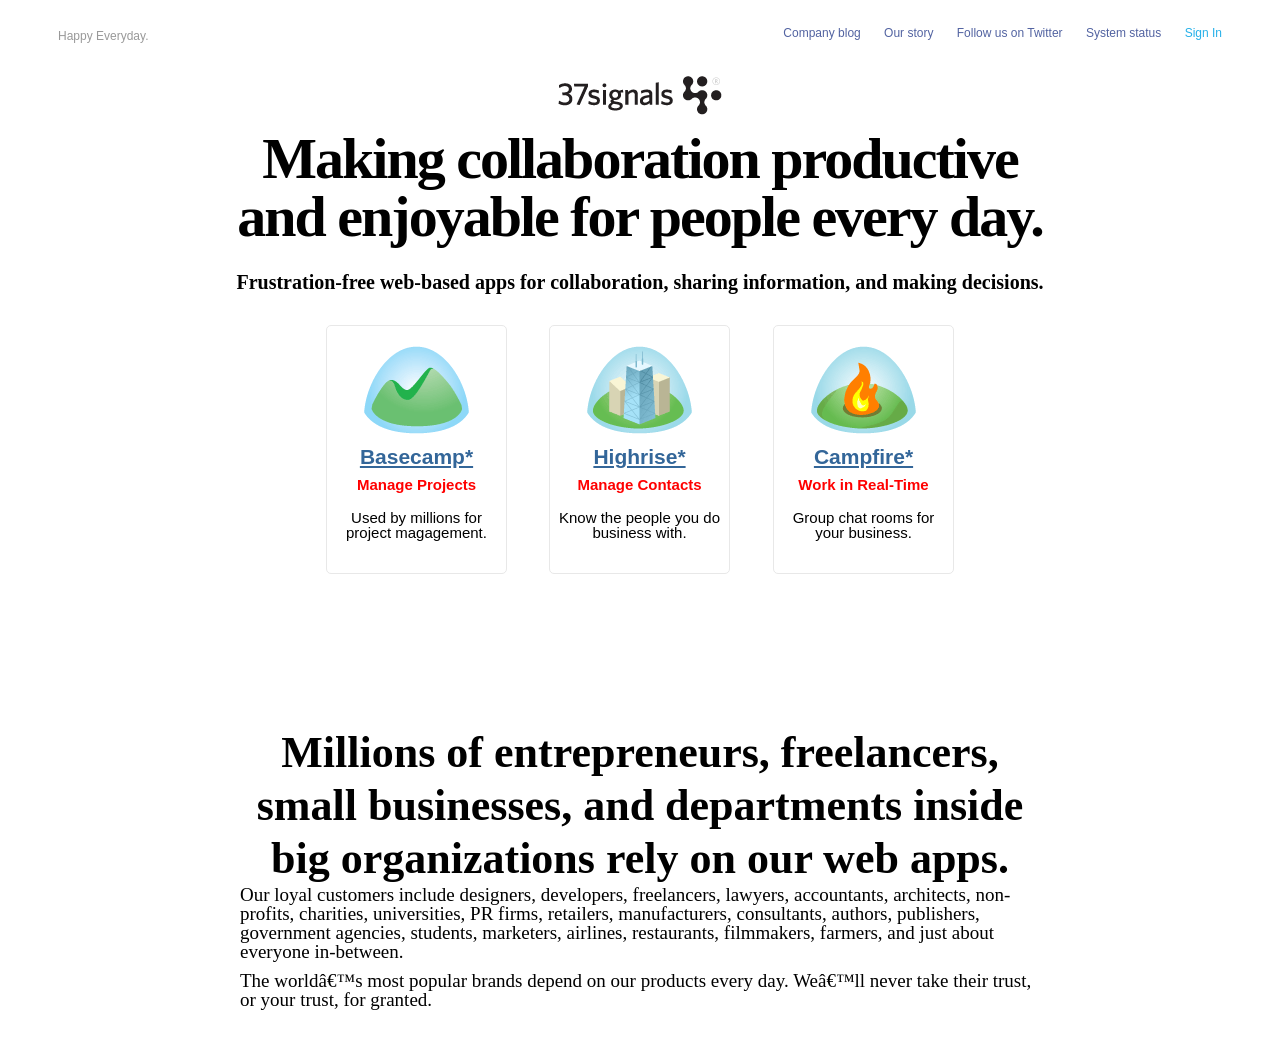
<file: index.html>
<!DOCTYPE html>
<html>

	<head>
		<title>37signals: Web-based collaboration apps for small business</title>
		<link type="text/css" rel="stylesheet" href="main.css" />
		<script src="http://ajax.googleapis.com/ajax/libs/jquery/1.10.2/jquery.min.js"></script>
		<script type="text/javascript" src="application.js"></script>
	</head>
 <body>
<div id="nav">
	<p id="happy-day">Happy Everyday.</p>
	
	<ul id ="nav-list">
		<li>Company blog</li>
		<li>Our story</li>
		<li>Follow us on Twitter</li>
		<li>System status</li>
		<li id="sign-in">Sign In</li>
	</ul>	
</div>

<div id="main-container">
	<div id="logo" alt="37_signals_logo">
	</div>
	<div id="static-Heading">
		<h1>Making collaboration productive and enjoyable for people every day.</h1>
		<h3>Frustration-free web-based apps for collaboration, sharing information, and making decisions.</h3>
	</div>
	<div id="alt-Basecamp" class="alt-styling">
		<h1><span>Basecamp</span> is the project management tool you wish you had on your last project.</h1>
		<h3>Are you still managing projects with email? Are you still using Excel for your to-do lists? Its time to upgrade to Basecamp.  Manage projects and collaborate with your team and clients the modern way.</h3>
	</div>
	<div id="alt-Highrise" class="alt-styling">
		<h1><span>Highrise</span> remembers the important things about people you’d normally forget.</h1>
		<h3>Keep a permanent record of people you do business with. Know who you talked to, when you talked to them, what was said, and when to follow up next. Over 20,000,000 contacts are tracked using Highrise.</h3>
	</div>
	<div id ="alt-Campfire" class="alt-styling">
		<h1>From near or far, <span>Campfire</span>helps teams work together over the web in real-time.
		<h3>Share ideas, discussions, concepts, images, code samples, videos, mockups, and documents in a real-time private chat room. It’s game changing. We couldn’t run our own business without Campfire.</h3>
</h1>
	</div>	



	<div class="arrow-block">
		<img src="images/arrow-left.png" alt="Arrow left" class="arrow" id="left-one"/>
		<img src="images/arrow-left.png" alt="Arrow left" class="arrow" id="left-two"/>
		<img src="images/arrow-right.png" alt="Arrow right" class="arrow" id="right"/>
	</div>	
	<div id="image-container">
		<div id="tile-1">
			<h5 class="Title">Basecamp*</h5>
			<p class="Tagline">Manage Projects</p>
			<p class="Description">Used by millions for project magagement.</p>
		</div>
		<div id="tile-2">
			<h5 class="Title">Highrise*</h5>
			<p class="Tagline">Manage Contacts</p>
			<p class="Description">Know the people you do business with.</p>
		</div>
		<div id="tile-3">
			<h5 class="Title">Campfire*</h5>
			<p class="Tagline">Work in Real-Time</p>
			<p class="Description">Group chat rooms for your business.</p>
		</div>	
	</div>	
</div>	

<div id="footer-paragraph">
	<h2>Millions of entrepreneurs, freelancers, small businesses, and departments inside big organizations rely on our web apps.</h2>
	
<p>Our loyal customers include designers, developers, freelancers, lawyers, accountants, architects, non-profits, charities, universities, PR firms, retailers, manufacturers, consultants, authors, publishers, government agencies, students, marketers, airlines, restaurants, filmmakers, farmers, and just about everyone in-between.
</p>
<p>
The worldâ€™s most popular brands depend on our products every day. Weâ€™ll never take their trust, or your trust, for granted.
</p>
</div>

 </body>

 </html>	


<!-- This is the code to add the reset to a new file.
 <head>
 	<title>37signals: Web-based collaboration apps for small business</title>
 	<link type="text/css" rel="stylesheet" href="reset.css" />
 	<link type="text/css" rel="stylesheet" href="main.css" />

div image 1-3 would all float left. Give them all a precise width and the trick will be the margins in between. Float first two left and one float right with no margin or padding.  


 </head> -->
</file>
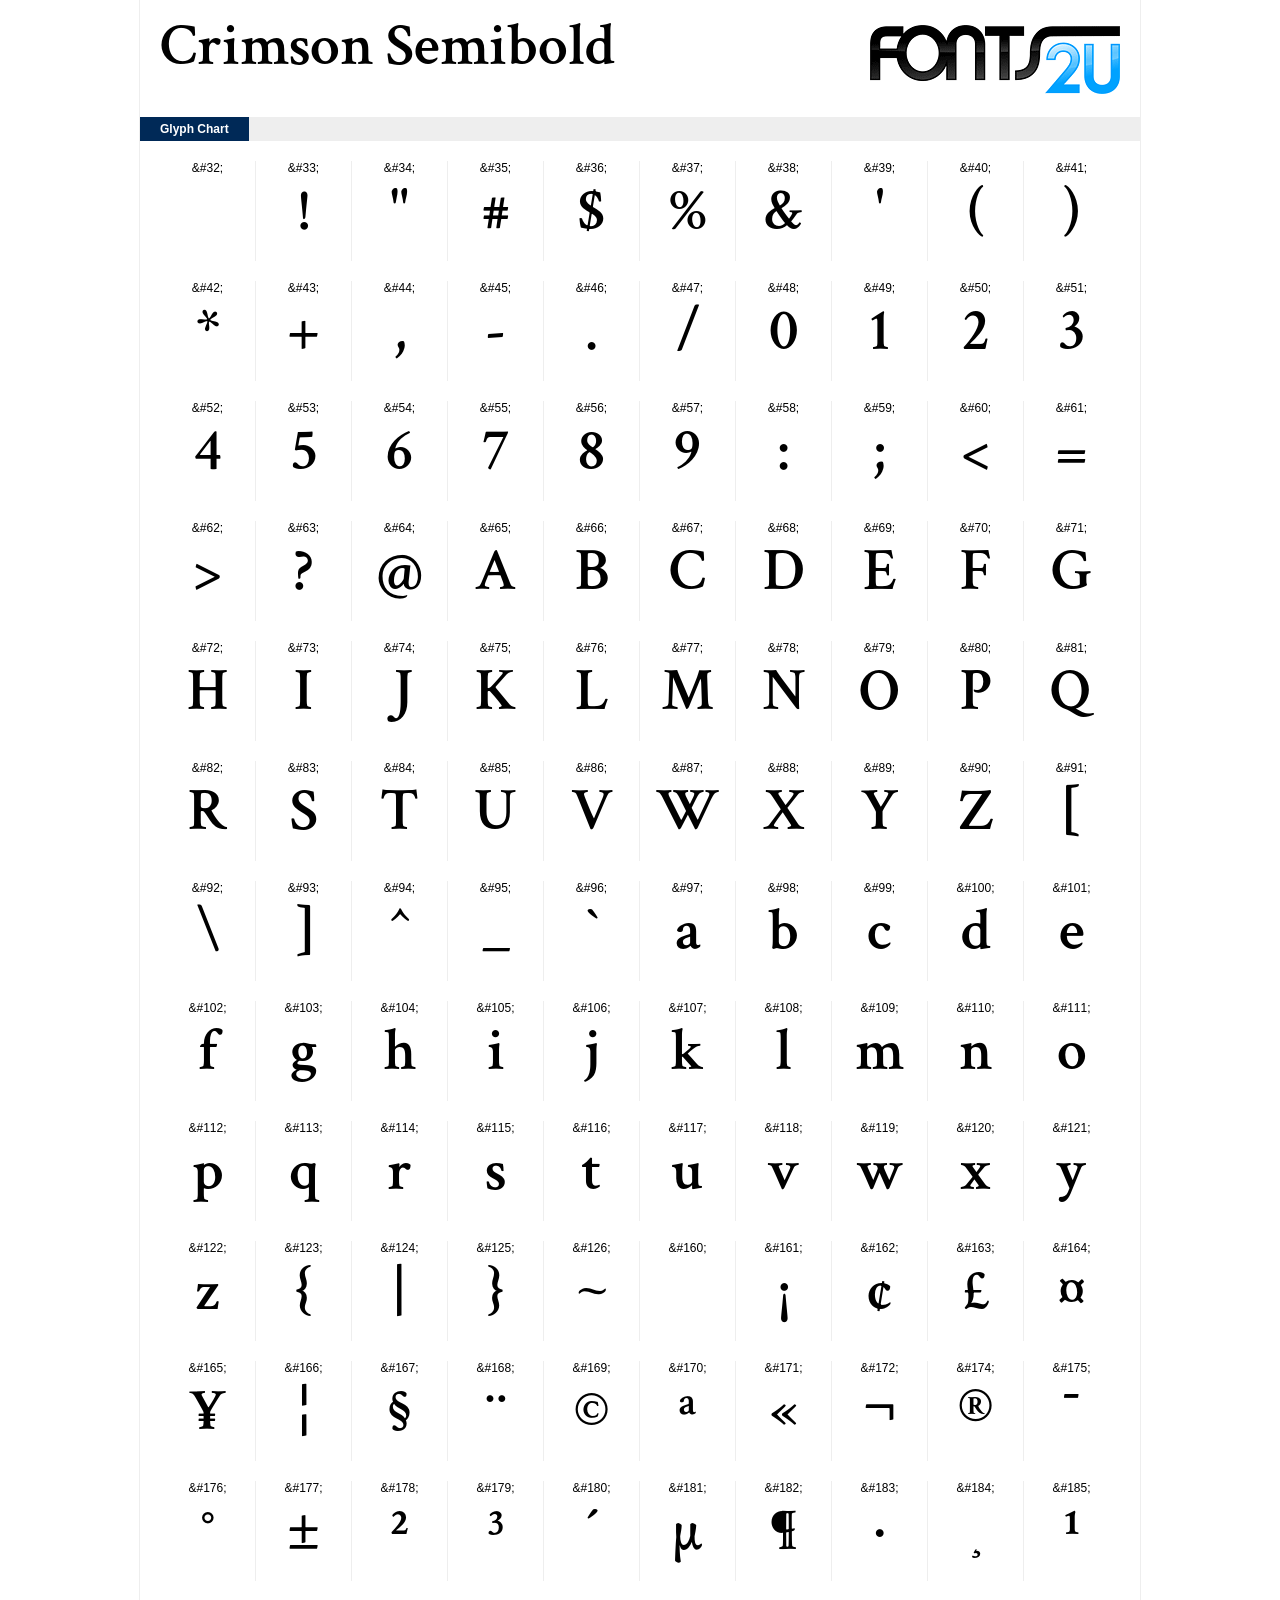
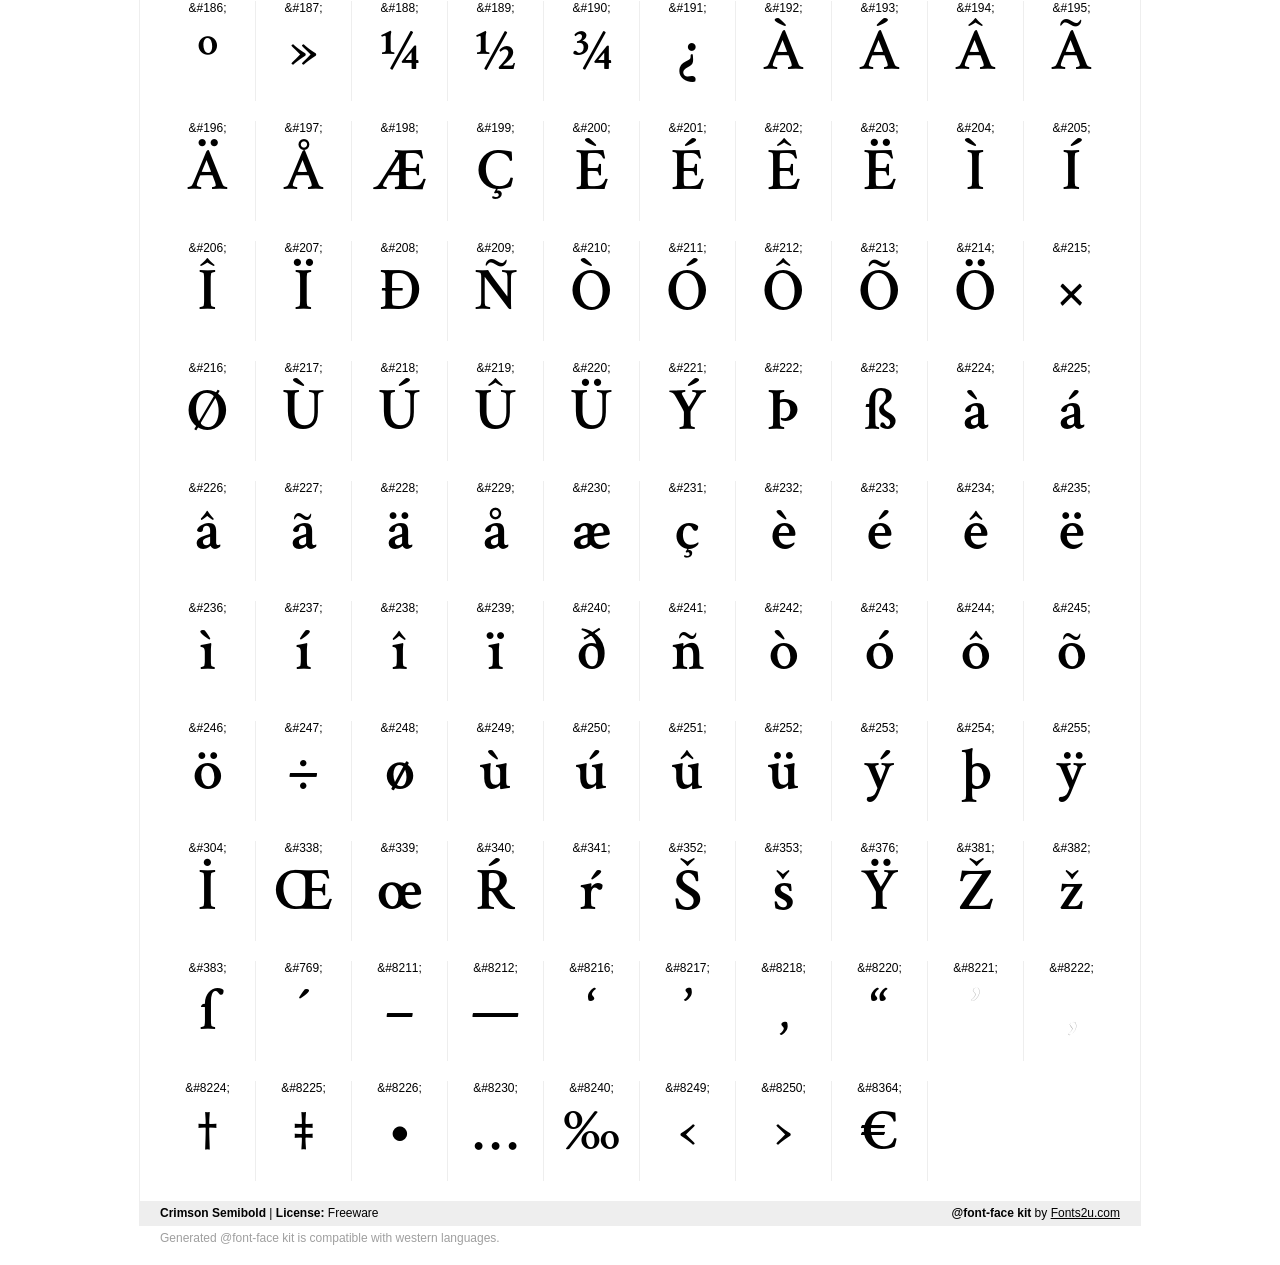
<file: fonts/demo.html>
﻿<!DOCTYPE html PUBLIC "-//W3C//DTD XHTML 1.0 Strict//EN" "http://www.w3.org/TR/xhtml1/DTD/xhtml1-strict.dtd"> 

<html xmlns="http://www.w3.org/1999/xhtml"> 

  <head> 

    <title>Crimson Semibold @font-face kit sample</title> 
    <meta http-equiv="Content-Type" content="text/html; charset=utf-8" />
    
    <style media="screen" type="text/css">/*<![CDATA[*/@import 'stylesheet.css';/*]]>*/</style>
    <style media="screen" type="text/css">/*<![CDATA[*/@import 'demo-files/demo.css';/*]]>*/</style>
    <style type="text/css">#title,#glyphs p{font-family:"Crimson Semibold"}</style>

 </head> 
 
<body> 

	<div id="wrapper">
		<div id="title">
			Crimson Semibold		</div>
		<div id="logo">
			<a href="http://www.fonts2u.com" target="_blank"><img src="demo-files/fonts2u_logo.gif" width="250" height="69" alt="Fonts2u.com logo" /></a>
		</div>
		<div class="clr"></div>

		<div id="menu">
			<ul>
				<li class="selected"><a href="#glyphs">Glyph Chart</a></li>
			<ul>
			<div class="clr"></div>
		</div>

		<div id="content">
			
			<div id="glyphs">
				﻿<div class="g">&amp;#32;<p> </p></div>﻿<div class="g">&amp;#33;<p>!</p></div>﻿<div class="g">&amp;#34;<p>"</p></div>﻿<div class="g">&amp;#35;<p>#</p></div>﻿<div class="g">&amp;#36;<p>$</p></div>﻿<div class="g">&amp;#37;<p>%</p></div>﻿<div class="g">&amp;#38;<p>&</p></div>﻿<div class="g">&amp;#39;<p>'</p></div>﻿<div class="g">&amp;#40;<p>(</p></div>﻿<div class="g noborder">&amp;#41;<p>)</p></div><div class="clr"></div>﻿<div class="g">&amp;#42;<p>*</p></div>﻿<div class="g">&amp;#43;<p>+</p></div>﻿<div class="g">&amp;#44;<p>,</p></div>﻿<div class="g">&amp;#45;<p>-</p></div>﻿<div class="g">&amp;#46;<p>.</p></div>﻿<div class="g">&amp;#47;<p>/</p></div>﻿<div class="g">&amp;#48;<p>0</p></div>﻿<div class="g">&amp;#49;<p>1</p></div>﻿<div class="g">&amp;#50;<p>2</p></div>﻿<div class="g noborder">&amp;#51;<p>3</p></div><div class="clr"></div>﻿<div class="g">&amp;#52;<p>4</p></div>﻿<div class="g">&amp;#53;<p>5</p></div>﻿<div class="g">&amp;#54;<p>6</p></div>﻿<div class="g">&amp;#55;<p>7</p></div>﻿<div class="g">&amp;#56;<p>8</p></div>﻿<div class="g">&amp;#57;<p>9</p></div>﻿<div class="g">&amp;#58;<p>:</p></div>﻿<div class="g">&amp;#59;<p>;</p></div>﻿<div class="g">&amp;#60;<p><</p></div>﻿<div class="g noborder">&amp;#61;<p>=</p></div><div class="clr"></div>﻿<div class="g">&amp;#62;<p>></p></div>﻿<div class="g">&amp;#63;<p>?</p></div>﻿<div class="g">&amp;#64;<p>@</p></div>﻿<div class="g">&amp;#65;<p>A</p></div>﻿<div class="g">&amp;#66;<p>B</p></div>﻿<div class="g">&amp;#67;<p>C</p></div>﻿<div class="g">&amp;#68;<p>D</p></div>﻿<div class="g">&amp;#69;<p>E</p></div>﻿<div class="g">&amp;#70;<p>F</p></div>﻿<div class="g noborder">&amp;#71;<p>G</p></div><div class="clr"></div>﻿<div class="g">&amp;#72;<p>H</p></div>﻿<div class="g">&amp;#73;<p>I</p></div>﻿<div class="g">&amp;#74;<p>J</p></div>﻿<div class="g">&amp;#75;<p>K</p></div>﻿<div class="g">&amp;#76;<p>L</p></div>﻿<div class="g">&amp;#77;<p>M</p></div>﻿<div class="g">&amp;#78;<p>N</p></div>﻿<div class="g">&amp;#79;<p>O</p></div>﻿<div class="g">&amp;#80;<p>P</p></div>﻿<div class="g noborder">&amp;#81;<p>Q</p></div><div class="clr"></div>﻿<div class="g">&amp;#82;<p>R</p></div>﻿<div class="g">&amp;#83;<p>S</p></div>﻿<div class="g">&amp;#84;<p>T</p></div>﻿<div class="g">&amp;#85;<p>U</p></div>﻿<div class="g">&amp;#86;<p>V</p></div>﻿<div class="g">&amp;#87;<p>W</p></div>﻿<div class="g">&amp;#88;<p>X</p></div>﻿<div class="g">&amp;#89;<p>Y</p></div>﻿<div class="g">&amp;#90;<p>Z</p></div>﻿<div class="g noborder">&amp;#91;<p>[</p></div><div class="clr"></div>﻿<div class="g">&amp;#92;<p>\</p></div>﻿<div class="g">&amp;#93;<p>]</p></div>﻿<div class="g">&amp;#94;<p>^</p></div>﻿<div class="g">&amp;#95;<p>_</p></div>﻿<div class="g">&amp;#96;<p>`</p></div>﻿<div class="g">&amp;#97;<p>a</p></div>﻿<div class="g">&amp;#98;<p>b</p></div>﻿<div class="g">&amp;#99;<p>c</p></div>﻿<div class="g">&amp;#100;<p>d</p></div>﻿<div class="g noborder">&amp;#101;<p>e</p></div><div class="clr"></div>﻿<div class="g">&amp;#102;<p>f</p></div>﻿<div class="g">&amp;#103;<p>g</p></div>﻿<div class="g">&amp;#104;<p>h</p></div>﻿<div class="g">&amp;#105;<p>i</p></div>﻿<div class="g">&amp;#106;<p>j</p></div>﻿<div class="g">&amp;#107;<p>k</p></div>﻿<div class="g">&amp;#108;<p>l</p></div>﻿<div class="g">&amp;#109;<p>m</p></div>﻿<div class="g">&amp;#110;<p>n</p></div>﻿<div class="g noborder">&amp;#111;<p>o</p></div><div class="clr"></div>﻿<div class="g">&amp;#112;<p>p</p></div>﻿<div class="g">&amp;#113;<p>q</p></div>﻿<div class="g">&amp;#114;<p>r</p></div>﻿<div class="g">&amp;#115;<p>s</p></div>﻿<div class="g">&amp;#116;<p>t</p></div>﻿<div class="g">&amp;#117;<p>u</p></div>﻿<div class="g">&amp;#118;<p>v</p></div>﻿<div class="g">&amp;#119;<p>w</p></div>﻿<div class="g">&amp;#120;<p>x</p></div>﻿<div class="g noborder">&amp;#121;<p>y</p></div><div class="clr"></div>﻿<div class="g">&amp;#122;<p>z</p></div>﻿<div class="g">&amp;#123;<p>{</p></div>﻿<div class="g">&amp;#124;<p>|</p></div>﻿<div class="g">&amp;#125;<p>}</p></div>﻿<div class="g">&amp;#126;<p>~</p></div>﻿<div class="g">&amp;#160;<p> </p></div>﻿<div class="g">&amp;#161;<p>¡</p></div>﻿<div class="g">&amp;#162;<p>¢</p></div>﻿<div class="g">&amp;#163;<p>£</p></div>﻿<div class="g noborder">&amp;#164;<p>¤</p></div><div class="clr"></div>﻿<div class="g">&amp;#165;<p>¥</p></div>﻿<div class="g">&amp;#166;<p>¦</p></div>﻿<div class="g">&amp;#167;<p>§</p></div>﻿<div class="g">&amp;#168;<p>¨</p></div>﻿<div class="g">&amp;#169;<p>©</p></div>﻿<div class="g">&amp;#170;<p>ª</p></div>﻿<div class="g">&amp;#171;<p>«</p></div>﻿<div class="g">&amp;#172;<p>¬</p></div>﻿<div class="g">&amp;#174;<p>®</p></div>﻿<div class="g noborder">&amp;#175;<p>¯</p></div><div class="clr"></div>﻿<div class="g">&amp;#176;<p>°</p></div>﻿<div class="g">&amp;#177;<p>±</p></div>﻿<div class="g">&amp;#178;<p>²</p></div>﻿<div class="g">&amp;#179;<p>³</p></div>﻿<div class="g">&amp;#180;<p>´</p></div>﻿<div class="g">&amp;#181;<p>µ</p></div>﻿<div class="g">&amp;#182;<p>¶</p></div>﻿<div class="g">&amp;#183;<p>·</p></div>﻿<div class="g">&amp;#184;<p>¸</p></div>﻿<div class="g noborder">&amp;#185;<p>¹</p></div><div class="clr"></div>﻿<div class="g">&amp;#186;<p>º</p></div>﻿<div class="g">&amp;#187;<p>»</p></div>﻿<div class="g">&amp;#188;<p>¼</p></div>﻿<div class="g">&amp;#189;<p>½</p></div>﻿<div class="g">&amp;#190;<p>¾</p></div>﻿<div class="g">&amp;#191;<p>¿</p></div>﻿<div class="g">&amp;#192;<p>À</p></div>﻿<div class="g">&amp;#193;<p>Á</p></div>﻿<div class="g">&amp;#194;<p>Â</p></div>﻿<div class="g noborder">&amp;#195;<p>Ã</p></div><div class="clr"></div>﻿<div class="g">&amp;#196;<p>Ä</p></div>﻿<div class="g">&amp;#197;<p>Å</p></div>﻿<div class="g">&amp;#198;<p>Æ</p></div>﻿<div class="g">&amp;#199;<p>Ç</p></div>﻿<div class="g">&amp;#200;<p>È</p></div>﻿<div class="g">&amp;#201;<p>É</p></div>﻿<div class="g">&amp;#202;<p>Ê</p></div>﻿<div class="g">&amp;#203;<p>Ë</p></div>﻿<div class="g">&amp;#204;<p>Ì</p></div>﻿<div class="g noborder">&amp;#205;<p>Í</p></div><div class="clr"></div>﻿<div class="g">&amp;#206;<p>Î</p></div>﻿<div class="g">&amp;#207;<p>Ï</p></div>﻿<div class="g">&amp;#208;<p>Ð</p></div>﻿<div class="g">&amp;#209;<p>Ñ</p></div>﻿<div class="g">&amp;#210;<p>Ò</p></div>﻿<div class="g">&amp;#211;<p>Ó</p></div>﻿<div class="g">&amp;#212;<p>Ô</p></div>﻿<div class="g">&amp;#213;<p>Õ</p></div>﻿<div class="g">&amp;#214;<p>Ö</p></div>﻿<div class="g noborder">&amp;#215;<p>×</p></div><div class="clr"></div>﻿<div class="g">&amp;#216;<p>Ø</p></div>﻿<div class="g">&amp;#217;<p>Ù</p></div>﻿<div class="g">&amp;#218;<p>Ú</p></div>﻿<div class="g">&amp;#219;<p>Û</p></div>﻿<div class="g">&amp;#220;<p>Ü</p></div>﻿<div class="g">&amp;#221;<p>Ý</p></div>﻿<div class="g">&amp;#222;<p>Þ</p></div>﻿<div class="g">&amp;#223;<p>ß</p></div>﻿<div class="g">&amp;#224;<p>à</p></div>﻿<div class="g noborder">&amp;#225;<p>á</p></div><div class="clr"></div>﻿<div class="g">&amp;#226;<p>â</p></div>﻿<div class="g">&amp;#227;<p>ã</p></div>﻿<div class="g">&amp;#228;<p>ä</p></div>﻿<div class="g">&amp;#229;<p>å</p></div>﻿<div class="g">&amp;#230;<p>æ</p></div>﻿<div class="g">&amp;#231;<p>ç</p></div>﻿<div class="g">&amp;#232;<p>è</p></div>﻿<div class="g">&amp;#233;<p>é</p></div>﻿<div class="g">&amp;#234;<p>ê</p></div>﻿<div class="g noborder">&amp;#235;<p>ë</p></div><div class="clr"></div>﻿<div class="g">&amp;#236;<p>ì</p></div>﻿<div class="g">&amp;#237;<p>í</p></div>﻿<div class="g">&amp;#238;<p>î</p></div>﻿<div class="g">&amp;#239;<p>ï</p></div>﻿<div class="g">&amp;#240;<p>ð</p></div>﻿<div class="g">&amp;#241;<p>ñ</p></div>﻿<div class="g">&amp;#242;<p>ò</p></div>﻿<div class="g">&amp;#243;<p>ó</p></div>﻿<div class="g">&amp;#244;<p>ô</p></div>﻿<div class="g noborder">&amp;#245;<p>õ</p></div><div class="clr"></div>﻿<div class="g">&amp;#246;<p>ö</p></div>﻿<div class="g">&amp;#247;<p>÷</p></div>﻿<div class="g">&amp;#248;<p>ø</p></div>﻿<div class="g">&amp;#249;<p>ù</p></div>﻿<div class="g">&amp;#250;<p>ú</p></div>﻿<div class="g">&amp;#251;<p>û</p></div>﻿<div class="g">&amp;#252;<p>ü</p></div>﻿<div class="g">&amp;#253;<p>ý</p></div>﻿<div class="g">&amp;#254;<p>þ</p></div>﻿<div class="g noborder">&amp;#255;<p>ÿ</p></div><div class="clr"></div>﻿<div class="g">&amp;#304;<p>İ</p></div>﻿<div class="g">&amp;#338;<p>Œ</p></div>﻿<div class="g">&amp;#339;<p>œ</p></div>﻿<div class="g">&amp;#340;<p>Ŕ</p></div>﻿<div class="g">&amp;#341;<p>ŕ</p></div>﻿<div class="g">&amp;#352;<p>Š</p></div>﻿<div class="g">&amp;#353;<p>š</p></div>﻿<div class="g">&amp;#376;<p>Ÿ</p></div>﻿<div class="g">&amp;#381;<p>Ž</p></div>﻿<div class="g noborder">&amp;#382;<p>ž</p></div><div class="clr"></div>﻿<div class="g">&amp;#383;<p>ſ</p></div>﻿<div class="g">&amp;#769;<p>́</p></div>﻿<div class="g">&amp;#8211;<p>–</p></div>﻿<div class="g">&amp;#8212;<p>—</p></div>﻿<div class="g">&amp;#8216;<p>‘</p></div>﻿<div class="g">&amp;#8217;<p>’</p></div>﻿<div class="g">&amp;#8218;<p>‚</p></div>﻿<div class="g">&amp;#8220;<p>“</p></div>﻿<div class="g">&amp;#8221;<p>”</p></div>﻿<div class="g noborder">&amp;#8222;<p>„</p></div><div class="clr"></div>﻿<div class="g">&amp;#8224;<p>†</p></div>﻿<div class="g">&amp;#8225;<p>‡</p></div>﻿<div class="g">&amp;#8226;<p>•</p></div>﻿<div class="g">&amp;#8230;<p>…</p></div>﻿<div class="g">&amp;#8240;<p>‰</p></div>﻿<div class="g">&amp;#8249;<p>‹</p></div>﻿<div class="g">&amp;#8250;<p>›</p></div>﻿<div class="g">&amp;#8364;<p>€</p></div>			</div>
			
			<div class="clr"></div>

		</div>

		<div id="footer">
			<div id="copyright"><strong>Crimson Semibold</strong> | <strong>License:</strong> Freeware</div>
			<div id="generated"><strong>@font-face kit</strong> by <a href="http://www.fonts2u.com" target="_blank">Fonts2u.com</a></div>
			<div class="clr"></div>
		</div>
	</div>
	<div id="support">Generated @font-face kit is compatible with western languages.</div>

</body> 

</html>
</file>
<file: main.css>
/* http://meyerweb.com/eric/tools/css/reset/ 
   v2.0 | 20110126
   License: none (public domain)
*/

html, body, div, span, applet, object, iframe,
h1, h2, h3, h4, h5, h6, p, blockquote, pre,
a, abbr, acronym, address, big, cite, code,
del, dfn, em, img, ins, kbd, q, s, samp,
small, strike, strong, sub, sup, tt, var,
b, u, i, center,
dl, dt, dd, ol, ul, li,
fieldset, form, label, legend,
table, caption, tbody, tfoot, thead, tr, th, td,
article, aside, canvas, details, embed, 
figure, figcaption, footer, header, hgroup, 
menu, nav, output, ruby, section, summary,
time, mark, audio, video {
	margin: 0;
	padding: 0;
	border: 0;
	font-size: 100%;
	font: inherit;
	vertical-align: baseline;
}
/* HTML5 display-role reset for older browsers */
article, aside, details, figcaption, figure, 
footer, header, hgroup, menu, nav, section {
	display: block;
}
body {
	line-height: 1;
}
ol, ul {
	list-style: none;
}
blockquote, q {
	quotes: none;
}
blockquote:before, blockquote:after,
q:before, q:after {
	content: '';
	content: none;
}
table {
	border-collapse: collapse;
	border-spacing: 0;
}

/*end of reset*/

/* @font-face kit by Fonts2u (http://www.fonts2u.com) */ 
@font-face {
	font-family:"Crimson Semibold";
	src:url("Crimson-Semibold.eot?") format("eot"),url("Crimson-Semibold.woff") format("woff"),url("Crimson-Semibold.ttf") format("truetype"),url("Crimson-Semibold.svg#Crimson-Semibold") format("svg");
	font-weight:normal;
	font-style:normal;
}

#nav {
	height: 46px;
	width: 100%;
}

#happy-day {
	float: left;
	margin: 30px 58px;
	font-family: Lucida Grande, Lucida Sans Unicode, Verdana, sans-serif;
	font-size: 12px;
	display: block;
	color: #999;
}

#nav-list {
	float: right;
	margin: 26px 48px;
	display: block;
	list-style-type: none;
	font-size: 12px;
	font-family: Lucida Grande, Lucida Sans Unicode, Verdana, sans-serif;
	color: #5263A1;
}

#nav-list li {
	padding: 10px;
	display:inline;
	vertical-align: middle;
}

#sign-in {
	color: #25B0E9;
}

#main-container {
	width: 70%;
	height: 520px;
	margin: 30px auto 30px;
}


#logo {
	width: 164px;
	height: 39px;
	background: url('images/37-signals-logo.png');
	background-repeat: no-repeat;
	display: block;
	margin: 15px auto;
}

#main-container {
	width: 850px;
	height: auto;
}

#main-container h1 {
	font-size: 58px;
	font-family: Crimson-Semibold, Times New Roman, Georgia, serif;
	font-weight: bolder;
	line-height: 1.0em;
	text-align: center;
	letter-spacing: -2px;
	margin-bottom: 23px;
	line-height: 1.0em;
}

#main-container h3 {
	font-size: 20px;
	font-family: Crimson-Semibold, Times New Roman, Georgia, serif;
	font-weight: bolder;
	text-align: center;
	line-height: 1.3em;

}
/*Start of Alt Hover JS*/

#alt-Basecamp {
	display: none;
	width: auto;
	height: 165px;
}

#alt-Basecamp h1 {
	font-size: 45px;
	letter-spacing: -1px;
}

#alt-Basecamp h1 span {
	text-decoration: underline;
	color: #369;
}

#alt-Basecamp h3 {
	font-family: Tahoma, sans-serif;
	font-size: 16px;
	line-height: 1.5em;
	width: 800px;
	font-weight: normal;
}

#alt-Highrise {
	display: none;
	width: auto;
	height: 165px;
}

#alt-Highrise h1 {
	font-size: 45px;
	letter-spacing: -1px;
}

#alt-Highrise h1 span {
	text-decoration: underline;
	color: #369;
}

#alt-Highrise h3 {
	font-family: Tahoma, sans-serif;
	font-size: 16px;
	line-height: 1.5em;
	width: 800px;
	font-weight: normal;
}

#alt-Campfire {
	display: none;
	width: auto;
	height: 165px;
}

#alt-Campfire h1 {
	font-size: 45px;
	letter-spacing: -1px;
}

#alt-Campfire h1 span {
	text-decoration: underline;
	color: #369;
}

#alt-Campfire h3 {
	font-family: Tahoma, sans-serif;
	font-size: 16px;
	line-height: 1.5em;
	width: 800px;
	font-weight: normal;
}



.arrow-block {
	width: 680px;
	height: 70px;
	margin: -10px auto 0 auto;
}

.arrow {
	position: relative;
	margin: 0;
	height: 69px;
	width: 69px;
	z-index: 100;
	display: inline-block;
}

#left-one {
	float: left;
	margin-left: 168px;
}

#left-two {
	margin-left: 400px;
}

#right {
    float: right;
	margin-right: 150px;
}

/*End of Alt Hover JS*/

#image-container {
	width: 670px;
	height: 322px;
	display: block;
	margin: 20px auto;
}

#tile-1 {
	width: 179px;
	height: 247px;
	border: 1px solid #e8e8e8;
	border-radius: 5px;
	float: left;
	margin: -50px 21px;
	background: url('images/Basecamp.png') no-repeat;
	background-position: 50% 20px;
} 

#tile-2 {
	width: 179px;
	height: 247px;
	border: 1px solid #e8e8e8;
	border-radius: 5px;
	float: left;
	margin: -50px 21px;
	background: url('images/Highrise.png') no-repeat;
	background-position: 50% 20px;
}

#tile-3 {
	width: 179px;
	height: 247px;
	border: 1px solid #e8e8e8;
	border-radius: 5px;
	float: right;
	margin: -50px 21px;
	background: url('images/Campfire.png') no-repeat;
	background-position: 50% 20px;
}

.Title {
	font-family: Lucida Grande, Lucida Sans Unicode, Verdana, sans-serif;
	color: #369;
	font-size: 21px;
	font-weight: bold;
	text-decoration: underline;
	text-align: center;
	margin-top: 120px;
	
}

.Tagline {
	font-family: sans-serif;
	color: red;
	font-size: 15px;
	font-weight: bold;
	text-align: center;
	margin-top: 10px;

}

.Description {
	font-family: sans-serif;
	color: black;
	font-size: 15px;
	text-align: center;
	margin: 18px 5px 0 5px;
	
}

#footer-paragraph {
	width: 800px;
	height: auto;
	margin: 30px auto;
}

#footer-paragraph h2 {
	font-size: 44px;
	font-family: Crimson-Semibold, Times New Roman, Georgia, serif;
	font-weight: bolder;
	line-height: 1.0em;
	text-align: center;
	line-height: 1.2em;
	
}

#footer-paragraph p {
	font-family: Times New Roman, Georgia, serif;
	font-size: 19px;
	text-align: left;
	margin-bottom: 10px;
}
</file>
